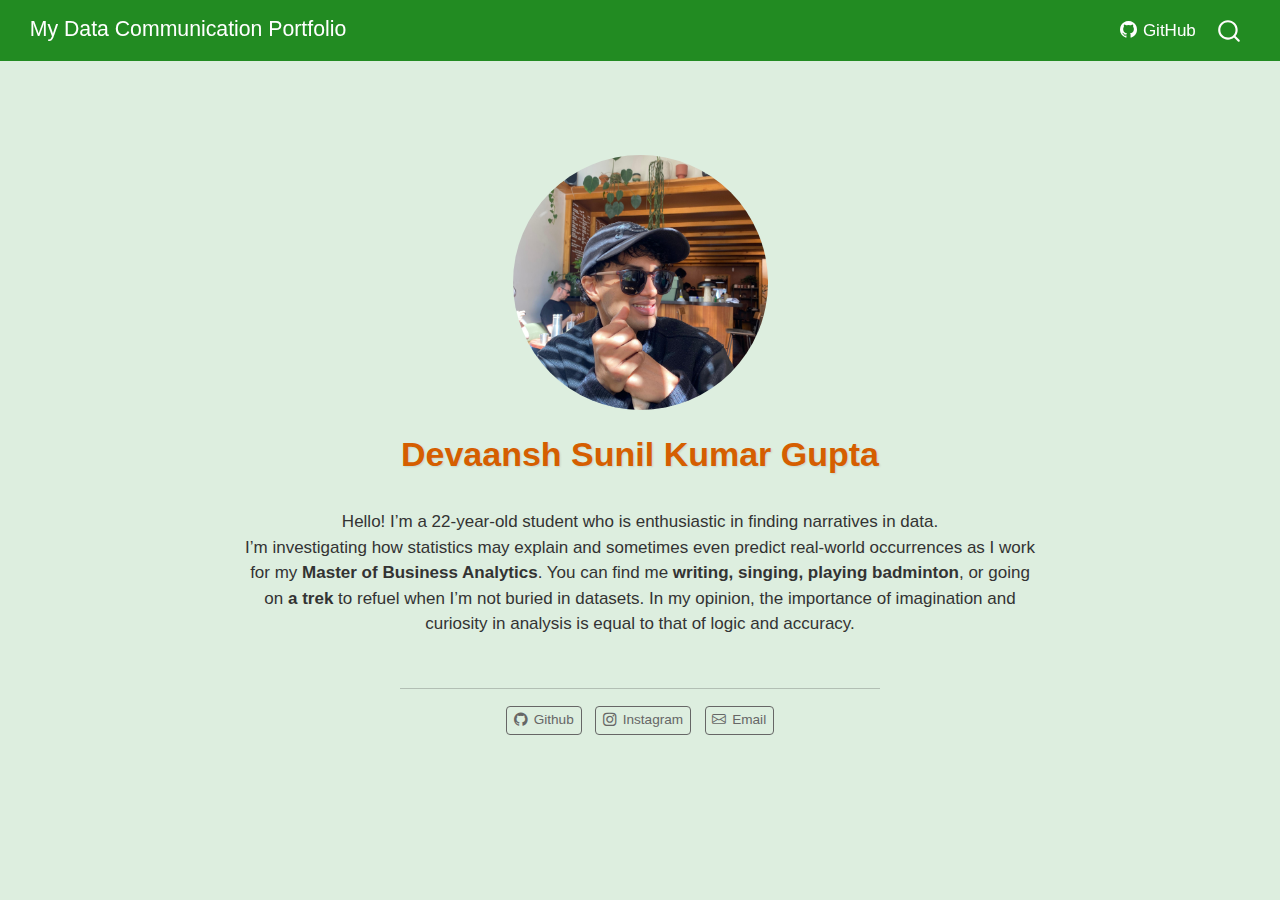
<file: docs/index.html>
<html xmlns="http://www.w3.org/1999/xhtml">    
  <head>      
    <title>Redirect to about.html</title>      
    <meta http-equiv="refresh" content="0;URL='about.html'" />    
  </head>    
  <body> 
  </body>  
</html>
</file>
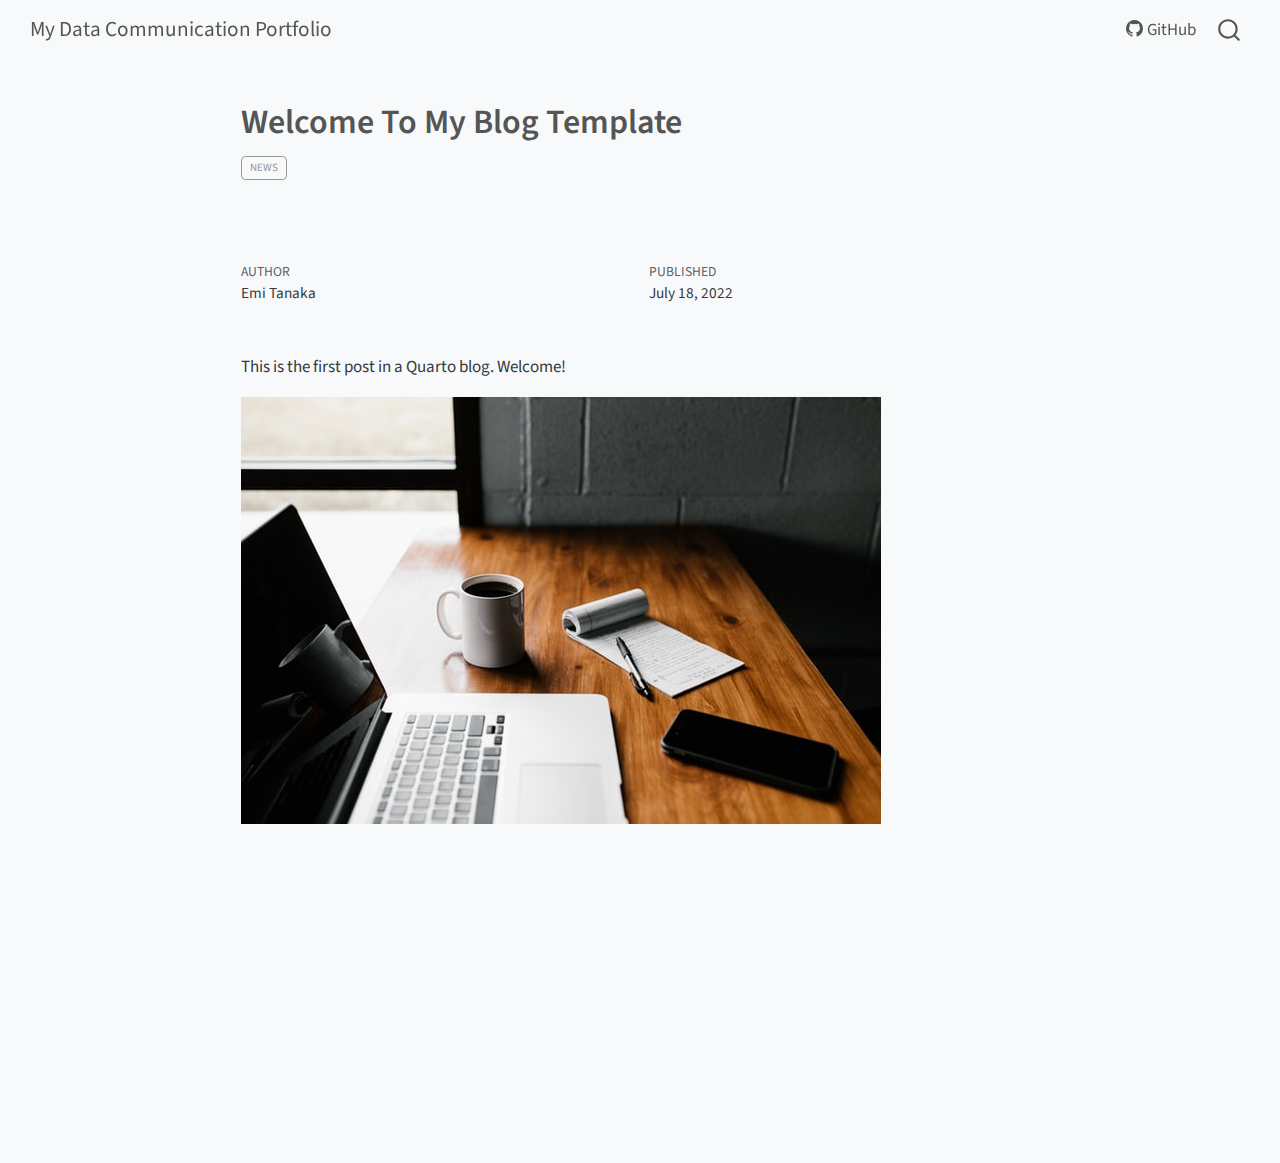
<file: docs/posts/welcome/index.html>
<!DOCTYPE html>
<html xmlns="http://www.w3.org/1999/xhtml" lang="en" xml:lang="en"><head>

<meta charset="utf-8">
<meta name="generator" content="quarto-1.6.42">

<meta name="viewport" content="width=device-width, initial-scale=1.0, user-scalable=yes">

<meta name="author" content="Emi Tanaka">
<meta name="dcterms.date" content="2022-07-18">

<title>Welcome To My Blog Template – My Data Communication Portfolio</title>
<style>
code{white-space: pre-wrap;}
span.smallcaps{font-variant: small-caps;}
div.columns{display: flex; gap: min(4vw, 1.5em);}
div.column{flex: auto; overflow-x: auto;}
div.hanging-indent{margin-left: 1.5em; text-indent: -1.5em;}
ul.task-list{list-style: none;}
ul.task-list li input[type="checkbox"] {
  width: 0.8em;
  margin: 0 0.8em 0.2em -1em; /* quarto-specific, see https://github.com/quarto-dev/quarto-cli/issues/4556 */ 
  vertical-align: middle;
}
</style>


<script src="../../site_libs/quarto-nav/quarto-nav.js"></script>
<script src="../../site_libs/quarto-nav/headroom.min.js"></script>
<script src="../../site_libs/clipboard/clipboard.min.js"></script>
<script src="../../site_libs/quarto-search/autocomplete.umd.js"></script>
<script src="../../site_libs/quarto-search/fuse.min.js"></script>
<script src="../../site_libs/quarto-search/quarto-search.js"></script>
<meta name="quarto:offset" content="../../">
<script src="../../site_libs/quarto-html/quarto.js"></script>
<script src="../../site_libs/quarto-html/popper.min.js"></script>
<script src="../../site_libs/quarto-html/tippy.umd.min.js"></script>
<script src="../../site_libs/quarto-html/anchor.min.js"></script>
<link href="../../site_libs/quarto-html/tippy.css" rel="stylesheet">
<link href="../../site_libs/quarto-html/quarto-syntax-highlighting-2f5df379a58b258e96c21c0638c20c03.css" rel="stylesheet" id="quarto-text-highlighting-styles">
<script src="../../site_libs/bootstrap/bootstrap.min.js"></script>
<link href="../../site_libs/bootstrap/bootstrap-icons.css" rel="stylesheet">
<link href="../../site_libs/bootstrap/bootstrap-5142acfc57a7dd8616e2f4474093ddff.min.css" rel="stylesheet" append-hash="true" id="quarto-bootstrap" data-mode="light">
<script id="quarto-search-options" type="application/json">{
  "location": "navbar",
  "copy-button": false,
  "collapse-after": 3,
  "panel-placement": "end",
  "type": "overlay",
  "limit": 50,
  "keyboard-shortcut": [
    "f",
    "/",
    "s"
  ],
  "show-item-context": false,
  "language": {
    "search-no-results-text": "No results",
    "search-matching-documents-text": "matching documents",
    "search-copy-link-title": "Copy link to search",
    "search-hide-matches-text": "Hide additional matches",
    "search-more-match-text": "more match in this document",
    "search-more-matches-text": "more matches in this document",
    "search-clear-button-title": "Clear",
    "search-text-placeholder": "",
    "search-detached-cancel-button-title": "Cancel",
    "search-submit-button-title": "Submit",
    "search-label": "Search"
  }
}</script>


</head>

<body class="nav-fixed fullcontent">

<div id="quarto-search-results"></div>
  <header id="quarto-header" class="headroom fixed-top quarto-banner">
    <nav class="navbar navbar-expand-lg " data-bs-theme="dark">
      <div class="navbar-container container-fluid">
      <div class="navbar-brand-container mx-auto">
    <a class="navbar-brand" href="../../index.html">
    <span class="navbar-title">My Data Communication Portfolio</span>
    </a>
  </div>
            <div id="quarto-search" class="" title="Search"></div>
          <button class="navbar-toggler" type="button" data-bs-toggle="collapse" data-bs-target="#navbarCollapse" aria-controls="navbarCollapse" role="menu" aria-expanded="false" aria-label="Toggle navigation" onclick="if (window.quartoToggleHeadroom) { window.quartoToggleHeadroom(); }">
  <span class="navbar-toggler-icon"></span>
</button>
          <div class="collapse navbar-collapse" id="navbarCollapse">
            <ul class="navbar-nav navbar-nav-scroll ms-auto">
  <li class="nav-item">
    <a class="nav-link" href="https://github.com/ETC5523-2025/assignment-3-creating-a-blog-Devaansh-ops"> <i class="bi bi-github" role="img">
</i> 
<span class="menu-text">GitHub</span></a>
  </li>  
</ul>
          </div> <!-- /navcollapse -->
            <div class="quarto-navbar-tools">
</div>
      </div> <!-- /container-fluid -->
    </nav>
</header>
<!-- content -->
<header id="title-block-header" class="quarto-title-block default page-columns page-full">
  <div class="quarto-title-banner page-columns page-full">
    <div class="quarto-title column-body">
      <h1 class="title">Welcome To My Blog Template</h1>
                                <div class="quarto-categories">
                <div class="quarto-category">news</div>
              </div>
                  </div>
  </div>
    
  
  <div class="quarto-title-meta">

      <div>
      <div class="quarto-title-meta-heading">Author</div>
      <div class="quarto-title-meta-contents">
               <p>Emi Tanaka </p>
            </div>
    </div>
      
      <div>
      <div class="quarto-title-meta-heading">Published</div>
      <div class="quarto-title-meta-contents">
        <p class="date">July 18, 2022</p>
      </div>
    </div>
    
      
    </div>
    
  
  </header><div id="quarto-content" class="quarto-container page-columns page-rows-contents page-layout-article page-navbar">
<!-- sidebar -->
<!-- margin-sidebar -->
    
<!-- main -->
<main class="content quarto-banner-title-block" id="quarto-document-content">





<p>This is the first post in a Quarto blog. Welcome!</p>
<p><img src="thumbnail.jpg" class="img-fluid"></p>



</main> <!-- /main -->
<script id="quarto-html-after-body" type="application/javascript">
window.document.addEventListener("DOMContentLoaded", function (event) {
  const toggleBodyColorMode = (bsSheetEl) => {
    const mode = bsSheetEl.getAttribute("data-mode");
    const bodyEl = window.document.querySelector("body");
    if (mode === "dark") {
      bodyEl.classList.add("quarto-dark");
      bodyEl.classList.remove("quarto-light");
    } else {
      bodyEl.classList.add("quarto-light");
      bodyEl.classList.remove("quarto-dark");
    }
  }
  const toggleBodyColorPrimary = () => {
    const bsSheetEl = window.document.querySelector("link#quarto-bootstrap");
    if (bsSheetEl) {
      toggleBodyColorMode(bsSheetEl);
    }
  }
  toggleBodyColorPrimary();  
  const icon = "";
  const anchorJS = new window.AnchorJS();
  anchorJS.options = {
    placement: 'right',
    icon: icon
  };
  anchorJS.add('.anchored');
  const isCodeAnnotation = (el) => {
    for (const clz of el.classList) {
      if (clz.startsWith('code-annotation-')) {                     
        return true;
      }
    }
    return false;
  }
  const onCopySuccess = function(e) {
    // button target
    const button = e.trigger;
    // don't keep focus
    button.blur();
    // flash "checked"
    button.classList.add('code-copy-button-checked');
    var currentTitle = button.getAttribute("title");
    button.setAttribute("title", "Copied!");
    let tooltip;
    if (window.bootstrap) {
      button.setAttribute("data-bs-toggle", "tooltip");
      button.setAttribute("data-bs-placement", "left");
      button.setAttribute("data-bs-title", "Copied!");
      tooltip = new bootstrap.Tooltip(button, 
        { trigger: "manual", 
          customClass: "code-copy-button-tooltip",
          offset: [0, -8]});
      tooltip.show();    
    }
    setTimeout(function() {
      if (tooltip) {
        tooltip.hide();
        button.removeAttribute("data-bs-title");
        button.removeAttribute("data-bs-toggle");
        button.removeAttribute("data-bs-placement");
      }
      button.setAttribute("title", currentTitle);
      button.classList.remove('code-copy-button-checked');
    }, 1000);
    // clear code selection
    e.clearSelection();
  }
  const getTextToCopy = function(trigger) {
      const codeEl = trigger.previousElementSibling.cloneNode(true);
      for (const childEl of codeEl.children) {
        if (isCodeAnnotation(childEl)) {
          childEl.remove();
        }
      }
      return codeEl.innerText;
  }
  const clipboard = new window.ClipboardJS('.code-copy-button:not([data-in-quarto-modal])', {
    text: getTextToCopy
  });
  clipboard.on('success', onCopySuccess);
  if (window.document.getElementById('quarto-embedded-source-code-modal')) {
    const clipboardModal = new window.ClipboardJS('.code-copy-button[data-in-quarto-modal]', {
      text: getTextToCopy,
      container: window.document.getElementById('quarto-embedded-source-code-modal')
    });
    clipboardModal.on('success', onCopySuccess);
  }
    var localhostRegex = new RegExp(/^(?:http|https):\/\/localhost\:?[0-9]*\//);
    var mailtoRegex = new RegExp(/^mailto:/);
      var filterRegex = new RegExp('/' + window.location.host + '/');
    var isInternal = (href) => {
        return filterRegex.test(href) || localhostRegex.test(href) || mailtoRegex.test(href);
    }
    // Inspect non-navigation links and adorn them if external
 	var links = window.document.querySelectorAll('a[href]:not(.nav-link):not(.navbar-brand):not(.toc-action):not(.sidebar-link):not(.sidebar-item-toggle):not(.pagination-link):not(.no-external):not([aria-hidden]):not(.dropdown-item):not(.quarto-navigation-tool):not(.about-link)');
    for (var i=0; i<links.length; i++) {
      const link = links[i];
      if (!isInternal(link.href)) {
        // undo the damage that might have been done by quarto-nav.js in the case of
        // links that we want to consider external
        if (link.dataset.originalHref !== undefined) {
          link.href = link.dataset.originalHref;
        }
      }
    }
  function tippyHover(el, contentFn, onTriggerFn, onUntriggerFn) {
    const config = {
      allowHTML: true,
      maxWidth: 500,
      delay: 100,
      arrow: false,
      appendTo: function(el) {
          return el.parentElement;
      },
      interactive: true,
      interactiveBorder: 10,
      theme: 'quarto',
      placement: 'bottom-start',
    };
    if (contentFn) {
      config.content = contentFn;
    }
    if (onTriggerFn) {
      config.onTrigger = onTriggerFn;
    }
    if (onUntriggerFn) {
      config.onUntrigger = onUntriggerFn;
    }
    window.tippy(el, config); 
  }
  const noterefs = window.document.querySelectorAll('a[role="doc-noteref"]');
  for (var i=0; i<noterefs.length; i++) {
    const ref = noterefs[i];
    tippyHover(ref, function() {
      // use id or data attribute instead here
      let href = ref.getAttribute('data-footnote-href') || ref.getAttribute('href');
      try { href = new URL(href).hash; } catch {}
      const id = href.replace(/^#\/?/, "");
      const note = window.document.getElementById(id);
      if (note) {
        return note.innerHTML;
      } else {
        return "";
      }
    });
  }
  const xrefs = window.document.querySelectorAll('a.quarto-xref');
  const processXRef = (id, note) => {
    // Strip column container classes
    const stripColumnClz = (el) => {
      el.classList.remove("page-full", "page-columns");
      if (el.children) {
        for (const child of el.children) {
          stripColumnClz(child);
        }
      }
    }
    stripColumnClz(note)
    if (id === null || id.startsWith('sec-')) {
      // Special case sections, only their first couple elements
      const container = document.createElement("div");
      if (note.children && note.children.length > 2) {
        container.appendChild(note.children[0].cloneNode(true));
        for (let i = 1; i < note.children.length; i++) {
          const child = note.children[i];
          if (child.tagName === "P" && child.innerText === "") {
            continue;
          } else {
            container.appendChild(child.cloneNode(true));
            break;
          }
        }
        if (window.Quarto?.typesetMath) {
          window.Quarto.typesetMath(container);
        }
        return container.innerHTML
      } else {
        if (window.Quarto?.typesetMath) {
          window.Quarto.typesetMath(note);
        }
        return note.innerHTML;
      }
    } else {
      // Remove any anchor links if they are present
      const anchorLink = note.querySelector('a.anchorjs-link');
      if (anchorLink) {
        anchorLink.remove();
      }
      if (window.Quarto?.typesetMath) {
        window.Quarto.typesetMath(note);
      }
      if (note.classList.contains("callout")) {
        return note.outerHTML;
      } else {
        return note.innerHTML;
      }
    }
  }
  for (var i=0; i<xrefs.length; i++) {
    const xref = xrefs[i];
    tippyHover(xref, undefined, function(instance) {
      instance.disable();
      let url = xref.getAttribute('href');
      let hash = undefined; 
      if (url.startsWith('#')) {
        hash = url;
      } else {
        try { hash = new URL(url).hash; } catch {}
      }
      if (hash) {
        const id = hash.replace(/^#\/?/, "");
        const note = window.document.getElementById(id);
        if (note !== null) {
          try {
            const html = processXRef(id, note.cloneNode(true));
            instance.setContent(html);
          } finally {
            instance.enable();
            instance.show();
          }
        } else {
          // See if we can fetch this
          fetch(url.split('#')[0])
          .then(res => res.text())
          .then(html => {
            const parser = new DOMParser();
            const htmlDoc = parser.parseFromString(html, "text/html");
            const note = htmlDoc.getElementById(id);
            if (note !== null) {
              const html = processXRef(id, note);
              instance.setContent(html);
            } 
          }).finally(() => {
            instance.enable();
            instance.show();
          });
        }
      } else {
        // See if we can fetch a full url (with no hash to target)
        // This is a special case and we should probably do some content thinning / targeting
        fetch(url)
        .then(res => res.text())
        .then(html => {
          const parser = new DOMParser();
          const htmlDoc = parser.parseFromString(html, "text/html");
          const note = htmlDoc.querySelector('main.content');
          if (note !== null) {
            // This should only happen for chapter cross references
            // (since there is no id in the URL)
            // remove the first header
            if (note.children.length > 0 && note.children[0].tagName === "HEADER") {
              note.children[0].remove();
            }
            const html = processXRef(null, note);
            instance.setContent(html);
          } 
        }).finally(() => {
          instance.enable();
          instance.show();
        });
      }
    }, function(instance) {
    });
  }
      let selectedAnnoteEl;
      const selectorForAnnotation = ( cell, annotation) => {
        let cellAttr = 'data-code-cell="' + cell + '"';
        let lineAttr = 'data-code-annotation="' +  annotation + '"';
        const selector = 'span[' + cellAttr + '][' + lineAttr + ']';
        return selector;
      }
      const selectCodeLines = (annoteEl) => {
        const doc = window.document;
        const targetCell = annoteEl.getAttribute("data-target-cell");
        const targetAnnotation = annoteEl.getAttribute("data-target-annotation");
        const annoteSpan = window.document.querySelector(selectorForAnnotation(targetCell, targetAnnotation));
        const lines = annoteSpan.getAttribute("data-code-lines").split(",");
        const lineIds = lines.map((line) => {
          return targetCell + "-" + line;
        })
        let top = null;
        let height = null;
        let parent = null;
        if (lineIds.length > 0) {
            //compute the position of the single el (top and bottom and make a div)
            const el = window.document.getElementById(lineIds[0]);
            top = el.offsetTop;
            height = el.offsetHeight;
            parent = el.parentElement.parentElement;
          if (lineIds.length > 1) {
            const lastEl = window.document.getElementById(lineIds[lineIds.length - 1]);
            const bottom = lastEl.offsetTop + lastEl.offsetHeight;
            height = bottom - top;
          }
          if (top !== null && height !== null && parent !== null) {
            // cook up a div (if necessary) and position it 
            let div = window.document.getElementById("code-annotation-line-highlight");
            if (div === null) {
              div = window.document.createElement("div");
              div.setAttribute("id", "code-annotation-line-highlight");
              div.style.position = 'absolute';
              parent.appendChild(div);
            }
            div.style.top = top - 2 + "px";
            div.style.height = height + 4 + "px";
            div.style.left = 0;
            let gutterDiv = window.document.getElementById("code-annotation-line-highlight-gutter");
            if (gutterDiv === null) {
              gutterDiv = window.document.createElement("div");
              gutterDiv.setAttribute("id", "code-annotation-line-highlight-gutter");
              gutterDiv.style.position = 'absolute';
              const codeCell = window.document.getElementById(targetCell);
              const gutter = codeCell.querySelector('.code-annotation-gutter');
              gutter.appendChild(gutterDiv);
            }
            gutterDiv.style.top = top - 2 + "px";
            gutterDiv.style.height = height + 4 + "px";
          }
          selectedAnnoteEl = annoteEl;
        }
      };
      const unselectCodeLines = () => {
        const elementsIds = ["code-annotation-line-highlight", "code-annotation-line-highlight-gutter"];
        elementsIds.forEach((elId) => {
          const div = window.document.getElementById(elId);
          if (div) {
            div.remove();
          }
        });
        selectedAnnoteEl = undefined;
      };
        // Handle positioning of the toggle
    window.addEventListener(
      "resize",
      throttle(() => {
        elRect = undefined;
        if (selectedAnnoteEl) {
          selectCodeLines(selectedAnnoteEl);
        }
      }, 10)
    );
    function throttle(fn, ms) {
    let throttle = false;
    let timer;
      return (...args) => {
        if(!throttle) { // first call gets through
            fn.apply(this, args);
            throttle = true;
        } else { // all the others get throttled
            if(timer) clearTimeout(timer); // cancel #2
            timer = setTimeout(() => {
              fn.apply(this, args);
              timer = throttle = false;
            }, ms);
        }
      };
    }
      // Attach click handler to the DT
      const annoteDls = window.document.querySelectorAll('dt[data-target-cell]');
      for (const annoteDlNode of annoteDls) {
        annoteDlNode.addEventListener('click', (event) => {
          const clickedEl = event.target;
          if (clickedEl !== selectedAnnoteEl) {
            unselectCodeLines();
            const activeEl = window.document.querySelector('dt[data-target-cell].code-annotation-active');
            if (activeEl) {
              activeEl.classList.remove('code-annotation-active');
            }
            selectCodeLines(clickedEl);
            clickedEl.classList.add('code-annotation-active');
          } else {
            // Unselect the line
            unselectCodeLines();
            clickedEl.classList.remove('code-annotation-active');
          }
        });
      }
  const findCites = (el) => {
    const parentEl = el.parentElement;
    if (parentEl) {
      const cites = parentEl.dataset.cites;
      if (cites) {
        return {
          el,
          cites: cites.split(' ')
        };
      } else {
        return findCites(el.parentElement)
      }
    } else {
      return undefined;
    }
  };
  var bibliorefs = window.document.querySelectorAll('a[role="doc-biblioref"]');
  for (var i=0; i<bibliorefs.length; i++) {
    const ref = bibliorefs[i];
    const citeInfo = findCites(ref);
    if (citeInfo) {
      tippyHover(citeInfo.el, function() {
        var popup = window.document.createElement('div');
        citeInfo.cites.forEach(function(cite) {
          var citeDiv = window.document.createElement('div');
          citeDiv.classList.add('hanging-indent');
          citeDiv.classList.add('csl-entry');
          var biblioDiv = window.document.getElementById('ref-' + cite);
          if (biblioDiv) {
            citeDiv.innerHTML = biblioDiv.innerHTML;
          }
          popup.appendChild(citeDiv);
        });
        return popup.innerHTML;
      });
    }
  }
});
</script>
</div> <!-- /content -->




</body></html>
</file>
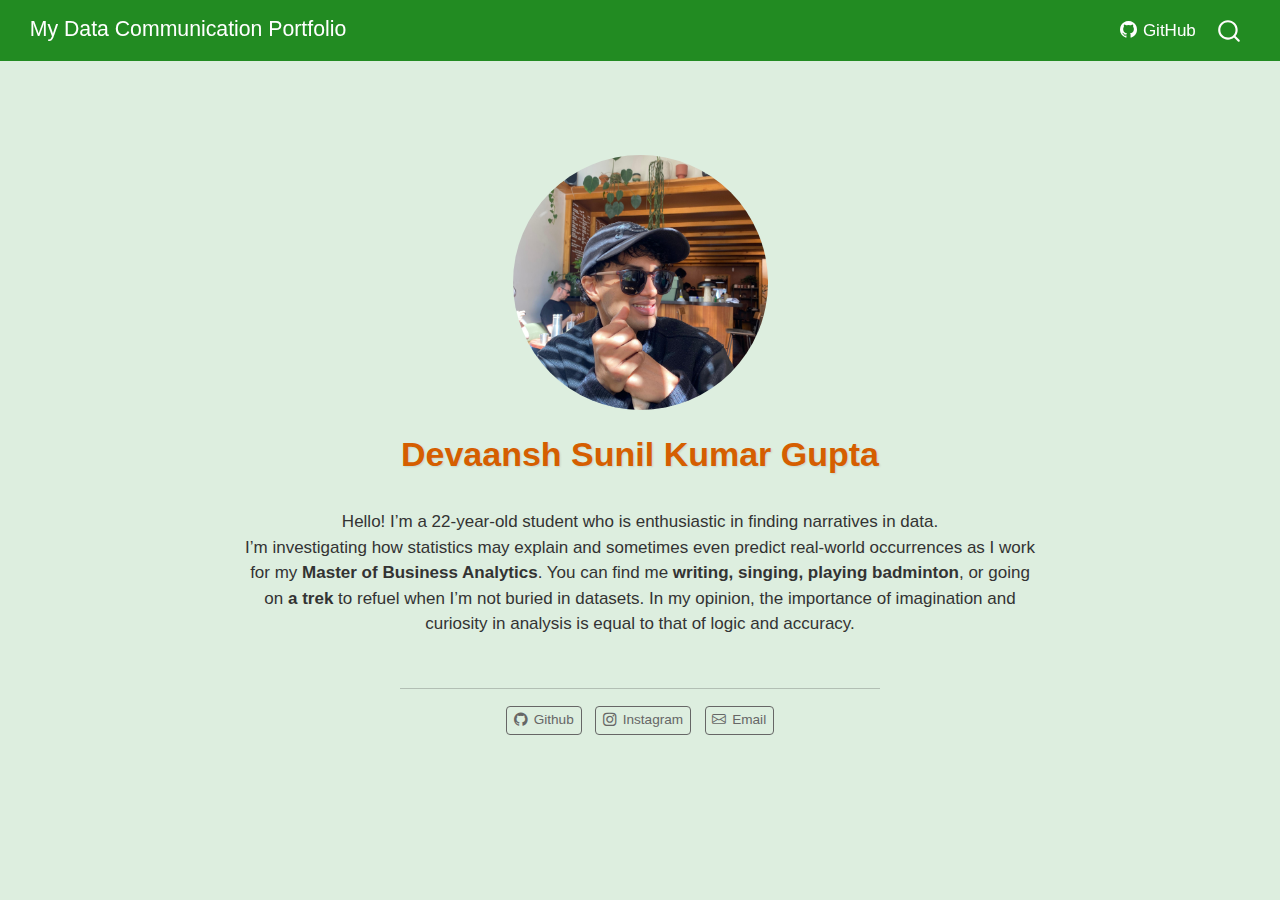
<file: docs/about.html>
<!DOCTYPE html>
<html xmlns="http://www.w3.org/1999/xhtml" lang="en" xml:lang="en"><head>

<meta charset="utf-8">
<meta name="generator" content="quarto-1.6.42">

<meta name="viewport" content="width=device-width, initial-scale=1.0, user-scalable=yes">


<title>Devaansh Sunil Kumar Gupta – My Data Communication Portfolio</title>
<style>
code{white-space: pre-wrap;}
span.smallcaps{font-variant: small-caps;}
div.columns{display: flex; gap: min(4vw, 1.5em);}
div.column{flex: auto; overflow-x: auto;}
div.hanging-indent{margin-left: 1.5em; text-indent: -1.5em;}
ul.task-list{list-style: none;}
ul.task-list li input[type="checkbox"] {
  width: 0.8em;
  margin: 0 0.8em 0.2em -1em; /* quarto-specific, see https://github.com/quarto-dev/quarto-cli/issues/4556 */ 
  vertical-align: middle;
}
</style>


<script src="site_libs/quarto-nav/quarto-nav.js"></script>
<script src="site_libs/quarto-nav/headroom.min.js"></script>
<script src="site_libs/clipboard/clipboard.min.js"></script>
<script src="site_libs/quarto-search/autocomplete.umd.js"></script>
<script src="site_libs/quarto-search/fuse.min.js"></script>
<script src="site_libs/quarto-search/quarto-search.js"></script>
<meta name="quarto:offset" content="./">
<script src="site_libs/quarto-html/quarto.js"></script>
<script src="site_libs/quarto-html/popper.min.js"></script>
<script src="site_libs/quarto-html/tippy.umd.min.js"></script>
<link href="site_libs/quarto-html/tippy.css" rel="stylesheet">
<link href="site_libs/quarto-html/quarto-syntax-highlighting-2f5df379a58b258e96c21c0638c20c03.css" rel="stylesheet" id="quarto-text-highlighting-styles">
<script src="site_libs/bootstrap/bootstrap.min.js"></script>
<link href="site_libs/bootstrap/bootstrap-icons.css" rel="stylesheet">
<link href="site_libs/bootstrap/bootstrap-6086d37b809d56721455536c56143ef9.min.css" rel="stylesheet" append-hash="true" id="quarto-bootstrap" data-mode="light">
<script id="quarto-search-options" type="application/json">{
  "location": "navbar",
  "copy-button": false,
  "collapse-after": 3,
  "panel-placement": "end",
  "type": "overlay",
  "limit": 50,
  "keyboard-shortcut": [
    "f",
    "/",
    "s"
  ],
  "show-item-context": false,
  "language": {
    "search-no-results-text": "No results",
    "search-matching-documents-text": "matching documents",
    "search-copy-link-title": "Copy link to search",
    "search-hide-matches-text": "Hide additional matches",
    "search-more-match-text": "more match in this document",
    "search-more-matches-text": "more matches in this document",
    "search-clear-button-title": "Clear",
    "search-text-placeholder": "",
    "search-detached-cancel-button-title": "Cancel",
    "search-submit-button-title": "Submit",
    "search-label": "Search"
  }
}</script>


</head>

<body class="nav-fixed fullcontent">

<div id="quarto-search-results"></div>
  <header id="quarto-header" class="headroom fixed-top">
    <nav class="navbar navbar-expand-lg " data-bs-theme="dark">
      <div class="navbar-container container-fluid">
      <div class="navbar-brand-container mx-auto">
    <a class="navbar-brand" href="./index.html">
    <span class="navbar-title">My Data Communication Portfolio</span>
    </a>
  </div>
            <div id="quarto-search" class="" title="Search"></div>
          <button class="navbar-toggler" type="button" data-bs-toggle="collapse" data-bs-target="#navbarCollapse" aria-controls="navbarCollapse" role="menu" aria-expanded="false" aria-label="Toggle navigation" onclick="if (window.quartoToggleHeadroom) { window.quartoToggleHeadroom(); }">
  <span class="navbar-toggler-icon"></span>
</button>
          <div class="collapse navbar-collapse" id="navbarCollapse">
            <ul class="navbar-nav navbar-nav-scroll ms-auto">
  <li class="nav-item">
    <a class="nav-link" href="https://github.com/ETC5523-2025/assignment-3-creating-a-blog-Devaansh-ops"> <i class="bi bi-github" role="img">
</i> 
<span class="menu-text">GitHub</span></a>
  </li>  
</ul>
          </div> <!-- /navcollapse -->
            <div class="quarto-navbar-tools">
</div>
      </div> <!-- /container-fluid -->
    </nav>
</header>
<!-- content -->
<div id="quarto-content" class="quarto-container page-columns page-rows-contents page-layout-article page-navbar">
<!-- sidebar -->
<!-- margin-sidebar -->
    
<!-- main -->
<div class="quarto-about-jolla">
  <img src="Images/myself.jpeg" class="about-image
  round " style="height: 15em; width: 15em;">
 <header id="title-block-header" class="quarto-title-block default">
<div class="quarto-title">
<h1 class="title">Devaansh Sunil Kumar Gupta</h1>
</div>
<div class="quarto-title-meta">
  </div>
</header><main class="content" id="quarto-document-content">
<p>Hello! I’m a 22-year-old student who is enthusiastic in finding narratives in data.<br>
I’m investigating how statistics may explain and sometimes even predict real-world occurrences as I work for my <strong>Master of Business Analytics</strong>. You can find me <strong>writing, singing, playing badminton</strong>, or going on <strong>a trek</strong> to refuel when I’m not buried in datasets. In my opinion, the importance of imagination and curiosity in analysis is equal to that of logic and accuracy.</p>


</main> 
  <hr class="about-sep">
   <div class="about-links">
  <a href="https://github.com/etc5523-2022" class="about-link" rel="" target="">
    <i class="bi bi-github"></i>
     <span class="about-link-text">Github</span>
  </a>
  <a href="https://www.instagram.com/devaansh_1102" class="about-link" rel="" target="">
    <i class="bi bi-instagram"></i>
     <span class="about-link-text">Instagram</span>
  </a>
  <a href="mailto:dgup0007@student.monash.edu" class="about-link" rel="" target="">
    <i class="bi bi-envelope"></i>
     <span class="about-link-text">Email</span>
  </a>
</div>
</div>
 <!-- /main -->
<script id="quarto-html-after-body" type="application/javascript">
window.document.addEventListener("DOMContentLoaded", function (event) {
  const toggleBodyColorMode = (bsSheetEl) => {
    const mode = bsSheetEl.getAttribute("data-mode");
    const bodyEl = window.document.querySelector("body");
    if (mode === "dark") {
      bodyEl.classList.add("quarto-dark");
      bodyEl.classList.remove("quarto-light");
    } else {
      bodyEl.classList.add("quarto-light");
      bodyEl.classList.remove("quarto-dark");
    }
  }
  const toggleBodyColorPrimary = () => {
    const bsSheetEl = window.document.querySelector("link#quarto-bootstrap");
    if (bsSheetEl) {
      toggleBodyColorMode(bsSheetEl);
    }
  }
  toggleBodyColorPrimary();  
  const isCodeAnnotation = (el) => {
    for (const clz of el.classList) {
      if (clz.startsWith('code-annotation-')) {                     
        return true;
      }
    }
    return false;
  }
  const onCopySuccess = function(e) {
    // button target
    const button = e.trigger;
    // don't keep focus
    button.blur();
    // flash "checked"
    button.classList.add('code-copy-button-checked');
    var currentTitle = button.getAttribute("title");
    button.setAttribute("title", "Copied!");
    let tooltip;
    if (window.bootstrap) {
      button.setAttribute("data-bs-toggle", "tooltip");
      button.setAttribute("data-bs-placement", "left");
      button.setAttribute("data-bs-title", "Copied!");
      tooltip = new bootstrap.Tooltip(button, 
        { trigger: "manual", 
          customClass: "code-copy-button-tooltip",
          offset: [0, -8]});
      tooltip.show();    
    }
    setTimeout(function() {
      if (tooltip) {
        tooltip.hide();
        button.removeAttribute("data-bs-title");
        button.removeAttribute("data-bs-toggle");
        button.removeAttribute("data-bs-placement");
      }
      button.setAttribute("title", currentTitle);
      button.classList.remove('code-copy-button-checked');
    }, 1000);
    // clear code selection
    e.clearSelection();
  }
  const getTextToCopy = function(trigger) {
      const codeEl = trigger.previousElementSibling.cloneNode(true);
      for (const childEl of codeEl.children) {
        if (isCodeAnnotation(childEl)) {
          childEl.remove();
        }
      }
      return codeEl.innerText;
  }
  const clipboard = new window.ClipboardJS('.code-copy-button:not([data-in-quarto-modal])', {
    text: getTextToCopy
  });
  clipboard.on('success', onCopySuccess);
  if (window.document.getElementById('quarto-embedded-source-code-modal')) {
    const clipboardModal = new window.ClipboardJS('.code-copy-button[data-in-quarto-modal]', {
      text: getTextToCopy,
      container: window.document.getElementById('quarto-embedded-source-code-modal')
    });
    clipboardModal.on('success', onCopySuccess);
  }
    var localhostRegex = new RegExp(/^(?:http|https):\/\/localhost\:?[0-9]*\//);
    var mailtoRegex = new RegExp(/^mailto:/);
      var filterRegex = new RegExp('/' + window.location.host + '/');
    var isInternal = (href) => {
        return filterRegex.test(href) || localhostRegex.test(href) || mailtoRegex.test(href);
    }
    // Inspect non-navigation links and adorn them if external
 	var links = window.document.querySelectorAll('a[href]:not(.nav-link):not(.navbar-brand):not(.toc-action):not(.sidebar-link):not(.sidebar-item-toggle):not(.pagination-link):not(.no-external):not([aria-hidden]):not(.dropdown-item):not(.quarto-navigation-tool):not(.about-link)');
    for (var i=0; i<links.length; i++) {
      const link = links[i];
      if (!isInternal(link.href)) {
        // undo the damage that might have been done by quarto-nav.js in the case of
        // links that we want to consider external
        if (link.dataset.originalHref !== undefined) {
          link.href = link.dataset.originalHref;
        }
      }
    }
  function tippyHover(el, contentFn, onTriggerFn, onUntriggerFn) {
    const config = {
      allowHTML: true,
      maxWidth: 500,
      delay: 100,
      arrow: false,
      appendTo: function(el) {
          return el.parentElement;
      },
      interactive: true,
      interactiveBorder: 10,
      theme: 'quarto',
      placement: 'bottom-start',
    };
    if (contentFn) {
      config.content = contentFn;
    }
    if (onTriggerFn) {
      config.onTrigger = onTriggerFn;
    }
    if (onUntriggerFn) {
      config.onUntrigger = onUntriggerFn;
    }
    window.tippy(el, config); 
  }
  const noterefs = window.document.querySelectorAll('a[role="doc-noteref"]');
  for (var i=0; i<noterefs.length; i++) {
    const ref = noterefs[i];
    tippyHover(ref, function() {
      // use id or data attribute instead here
      let href = ref.getAttribute('data-footnote-href') || ref.getAttribute('href');
      try { href = new URL(href).hash; } catch {}
      const id = href.replace(/^#\/?/, "");
      const note = window.document.getElementById(id);
      if (note) {
        return note.innerHTML;
      } else {
        return "";
      }
    });
  }
  const xrefs = window.document.querySelectorAll('a.quarto-xref');
  const processXRef = (id, note) => {
    // Strip column container classes
    const stripColumnClz = (el) => {
      el.classList.remove("page-full", "page-columns");
      if (el.children) {
        for (const child of el.children) {
          stripColumnClz(child);
        }
      }
    }
    stripColumnClz(note)
    if (id === null || id.startsWith('sec-')) {
      // Special case sections, only their first couple elements
      const container = document.createElement("div");
      if (note.children && note.children.length > 2) {
        container.appendChild(note.children[0].cloneNode(true));
        for (let i = 1; i < note.children.length; i++) {
          const child = note.children[i];
          if (child.tagName === "P" && child.innerText === "") {
            continue;
          } else {
            container.appendChild(child.cloneNode(true));
            break;
          }
        }
        if (window.Quarto?.typesetMath) {
          window.Quarto.typesetMath(container);
        }
        return container.innerHTML
      } else {
        if (window.Quarto?.typesetMath) {
          window.Quarto.typesetMath(note);
        }
        return note.innerHTML;
      }
    } else {
      // Remove any anchor links if they are present
      const anchorLink = note.querySelector('a.anchorjs-link');
      if (anchorLink) {
        anchorLink.remove();
      }
      if (window.Quarto?.typesetMath) {
        window.Quarto.typesetMath(note);
      }
      if (note.classList.contains("callout")) {
        return note.outerHTML;
      } else {
        return note.innerHTML;
      }
    }
  }
  for (var i=0; i<xrefs.length; i++) {
    const xref = xrefs[i];
    tippyHover(xref, undefined, function(instance) {
      instance.disable();
      let url = xref.getAttribute('href');
      let hash = undefined; 
      if (url.startsWith('#')) {
        hash = url;
      } else {
        try { hash = new URL(url).hash; } catch {}
      }
      if (hash) {
        const id = hash.replace(/^#\/?/, "");
        const note = window.document.getElementById(id);
        if (note !== null) {
          try {
            const html = processXRef(id, note.cloneNode(true));
            instance.setContent(html);
          } finally {
            instance.enable();
            instance.show();
          }
        } else {
          // See if we can fetch this
          fetch(url.split('#')[0])
          .then(res => res.text())
          .then(html => {
            const parser = new DOMParser();
            const htmlDoc = parser.parseFromString(html, "text/html");
            const note = htmlDoc.getElementById(id);
            if (note !== null) {
              const html = processXRef(id, note);
              instance.setContent(html);
            } 
          }).finally(() => {
            instance.enable();
            instance.show();
          });
        }
      } else {
        // See if we can fetch a full url (with no hash to target)
        // This is a special case and we should probably do some content thinning / targeting
        fetch(url)
        .then(res => res.text())
        .then(html => {
          const parser = new DOMParser();
          const htmlDoc = parser.parseFromString(html, "text/html");
          const note = htmlDoc.querySelector('main.content');
          if (note !== null) {
            // This should only happen for chapter cross references
            // (since there is no id in the URL)
            // remove the first header
            if (note.children.length > 0 && note.children[0].tagName === "HEADER") {
              note.children[0].remove();
            }
            const html = processXRef(null, note);
            instance.setContent(html);
          } 
        }).finally(() => {
          instance.enable();
          instance.show();
        });
      }
    }, function(instance) {
    });
  }
      let selectedAnnoteEl;
      const selectorForAnnotation = ( cell, annotation) => {
        let cellAttr = 'data-code-cell="' + cell + '"';
        let lineAttr = 'data-code-annotation="' +  annotation + '"';
        const selector = 'span[' + cellAttr + '][' + lineAttr + ']';
        return selector;
      }
      const selectCodeLines = (annoteEl) => {
        const doc = window.document;
        const targetCell = annoteEl.getAttribute("data-target-cell");
        const targetAnnotation = annoteEl.getAttribute("data-target-annotation");
        const annoteSpan = window.document.querySelector(selectorForAnnotation(targetCell, targetAnnotation));
        const lines = annoteSpan.getAttribute("data-code-lines").split(",");
        const lineIds = lines.map((line) => {
          return targetCell + "-" + line;
        })
        let top = null;
        let height = null;
        let parent = null;
        if (lineIds.length > 0) {
            //compute the position of the single el (top and bottom and make a div)
            const el = window.document.getElementById(lineIds[0]);
            top = el.offsetTop;
            height = el.offsetHeight;
            parent = el.parentElement.parentElement;
          if (lineIds.length > 1) {
            const lastEl = window.document.getElementById(lineIds[lineIds.length - 1]);
            const bottom = lastEl.offsetTop + lastEl.offsetHeight;
            height = bottom - top;
          }
          if (top !== null && height !== null && parent !== null) {
            // cook up a div (if necessary) and position it 
            let div = window.document.getElementById("code-annotation-line-highlight");
            if (div === null) {
              div = window.document.createElement("div");
              div.setAttribute("id", "code-annotation-line-highlight");
              div.style.position = 'absolute';
              parent.appendChild(div);
            }
            div.style.top = top - 2 + "px";
            div.style.height = height + 4 + "px";
            div.style.left = 0;
            let gutterDiv = window.document.getElementById("code-annotation-line-highlight-gutter");
            if (gutterDiv === null) {
              gutterDiv = window.document.createElement("div");
              gutterDiv.setAttribute("id", "code-annotation-line-highlight-gutter");
              gutterDiv.style.position = 'absolute';
              const codeCell = window.document.getElementById(targetCell);
              const gutter = codeCell.querySelector('.code-annotation-gutter');
              gutter.appendChild(gutterDiv);
            }
            gutterDiv.style.top = top - 2 + "px";
            gutterDiv.style.height = height + 4 + "px";
          }
          selectedAnnoteEl = annoteEl;
        }
      };
      const unselectCodeLines = () => {
        const elementsIds = ["code-annotation-line-highlight", "code-annotation-line-highlight-gutter"];
        elementsIds.forEach((elId) => {
          const div = window.document.getElementById(elId);
          if (div) {
            div.remove();
          }
        });
        selectedAnnoteEl = undefined;
      };
        // Handle positioning of the toggle
    window.addEventListener(
      "resize",
      throttle(() => {
        elRect = undefined;
        if (selectedAnnoteEl) {
          selectCodeLines(selectedAnnoteEl);
        }
      }, 10)
    );
    function throttle(fn, ms) {
    let throttle = false;
    let timer;
      return (...args) => {
        if(!throttle) { // first call gets through
            fn.apply(this, args);
            throttle = true;
        } else { // all the others get throttled
            if(timer) clearTimeout(timer); // cancel #2
            timer = setTimeout(() => {
              fn.apply(this, args);
              timer = throttle = false;
            }, ms);
        }
      };
    }
      // Attach click handler to the DT
      const annoteDls = window.document.querySelectorAll('dt[data-target-cell]');
      for (const annoteDlNode of annoteDls) {
        annoteDlNode.addEventListener('click', (event) => {
          const clickedEl = event.target;
          if (clickedEl !== selectedAnnoteEl) {
            unselectCodeLines();
            const activeEl = window.document.querySelector('dt[data-target-cell].code-annotation-active');
            if (activeEl) {
              activeEl.classList.remove('code-annotation-active');
            }
            selectCodeLines(clickedEl);
            clickedEl.classList.add('code-annotation-active');
          } else {
            // Unselect the line
            unselectCodeLines();
            clickedEl.classList.remove('code-annotation-active');
          }
        });
      }
  const findCites = (el) => {
    const parentEl = el.parentElement;
    if (parentEl) {
      const cites = parentEl.dataset.cites;
      if (cites) {
        return {
          el,
          cites: cites.split(' ')
        };
      } else {
        return findCites(el.parentElement)
      }
    } else {
      return undefined;
    }
  };
  var bibliorefs = window.document.querySelectorAll('a[role="doc-biblioref"]');
  for (var i=0; i<bibliorefs.length; i++) {
    const ref = bibliorefs[i];
    const citeInfo = findCites(ref);
    if (citeInfo) {
      tippyHover(citeInfo.el, function() {
        var popup = window.document.createElement('div');
        citeInfo.cites.forEach(function(cite) {
          var citeDiv = window.document.createElement('div');
          citeDiv.classList.add('hanging-indent');
          citeDiv.classList.add('csl-entry');
          var biblioDiv = window.document.getElementById('ref-' + cite);
          if (biblioDiv) {
            citeDiv.innerHTML = biblioDiv.innerHTML;
          }
          popup.appendChild(citeDiv);
        });
        return popup.innerHTML;
      });
    }
  }
});
</script>
</div> <!-- /content -->




</body></html>
</file>
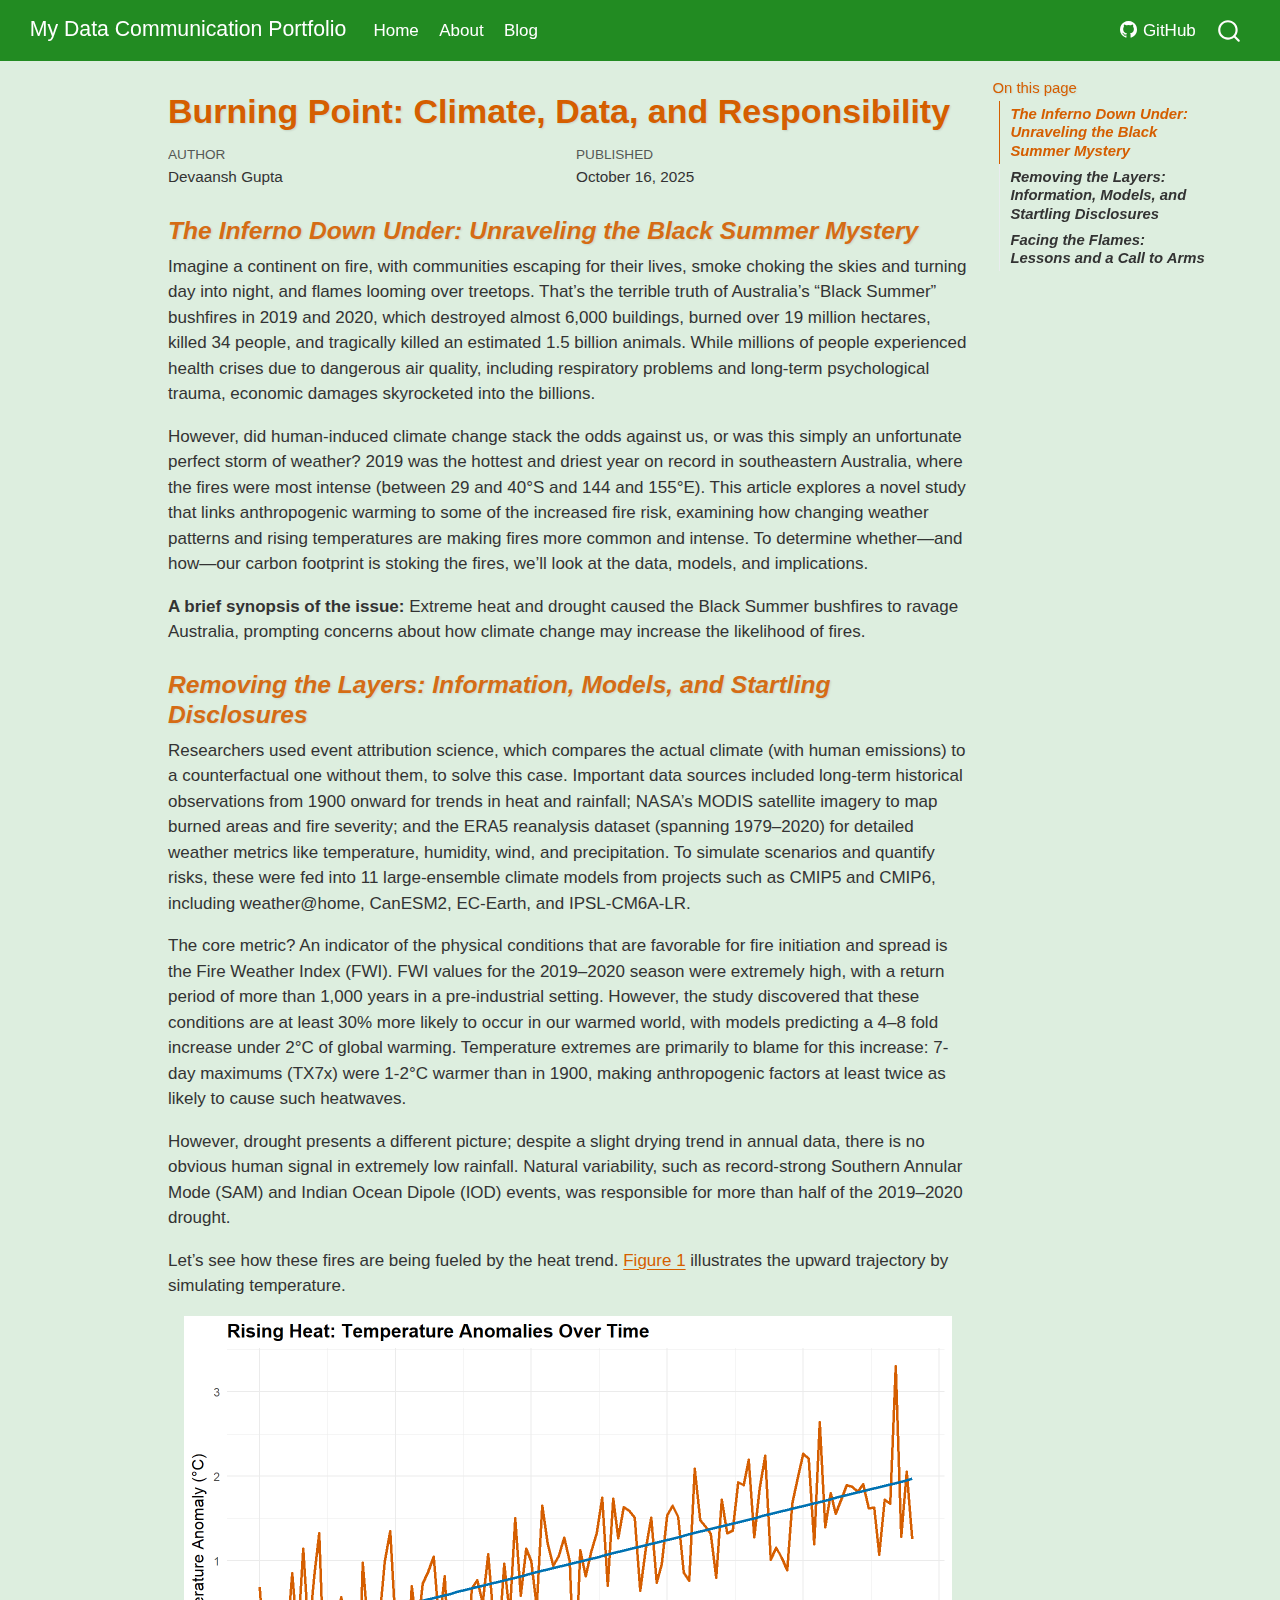
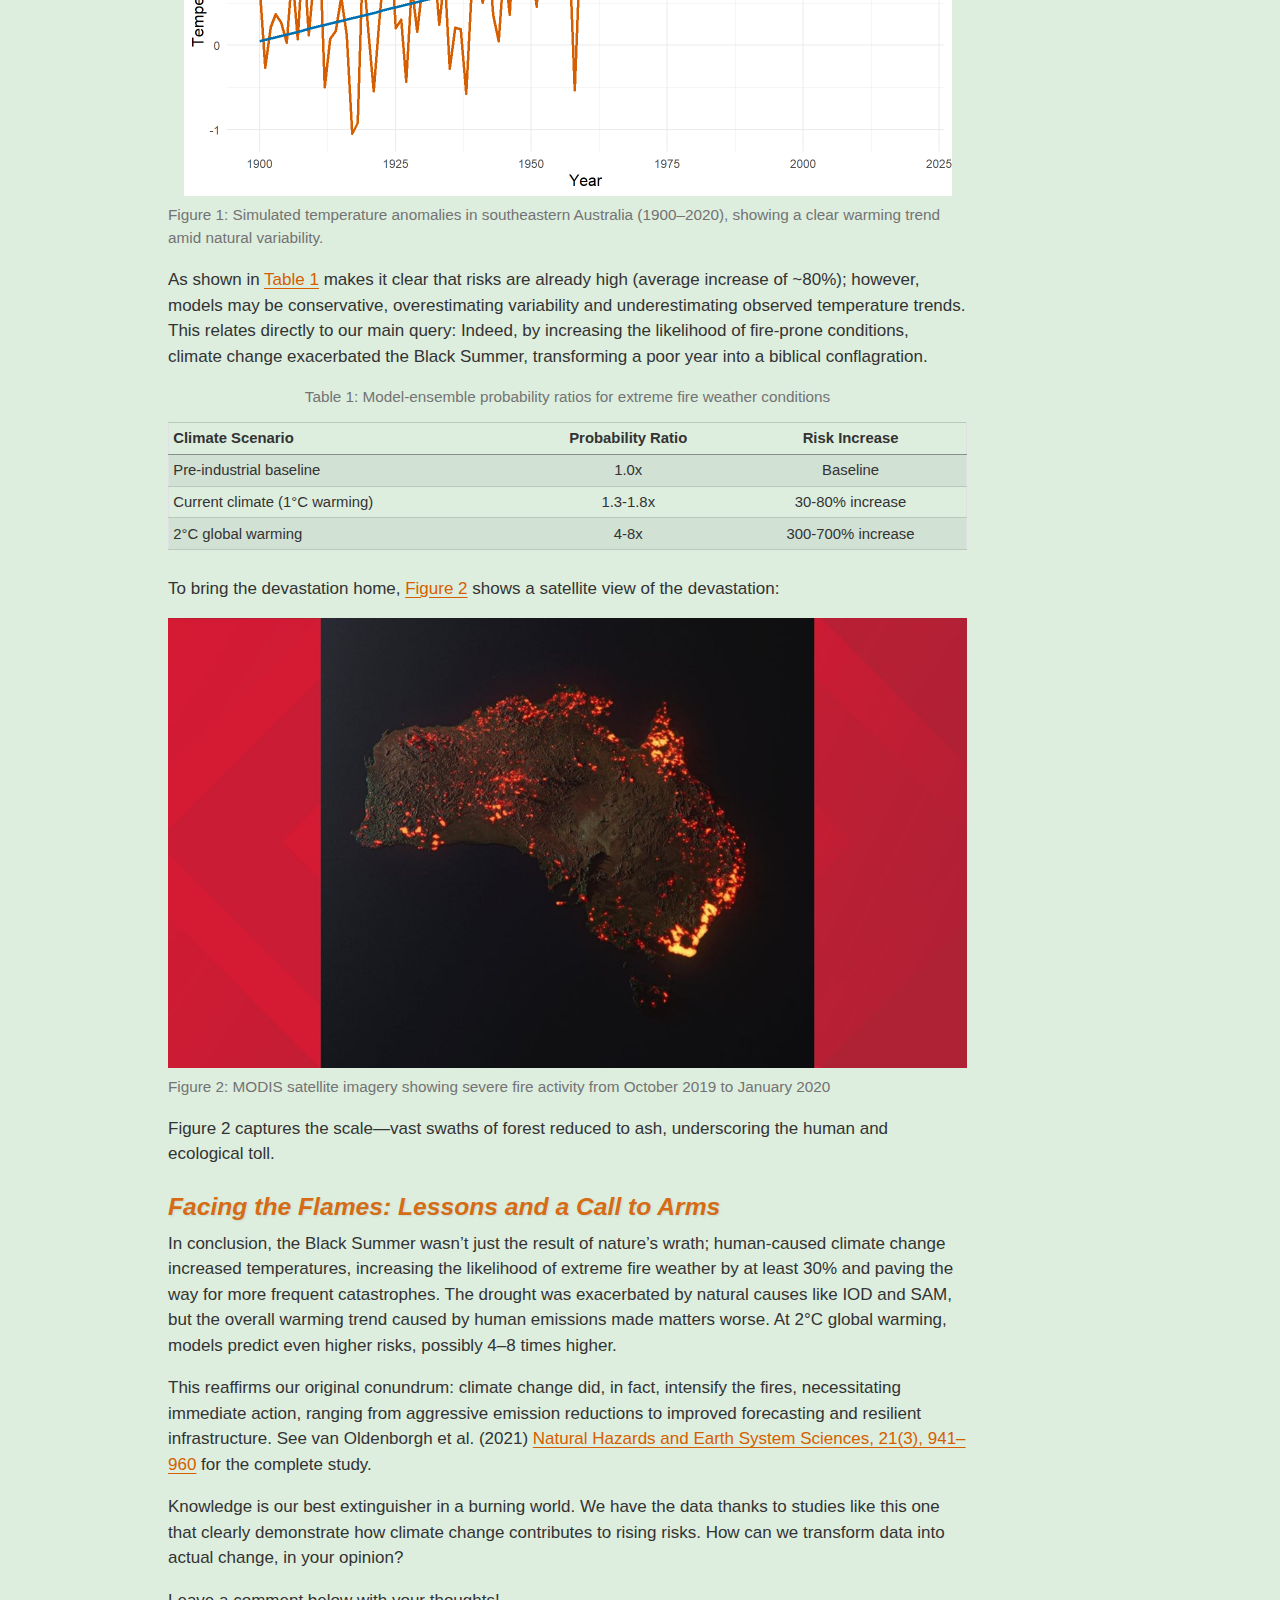
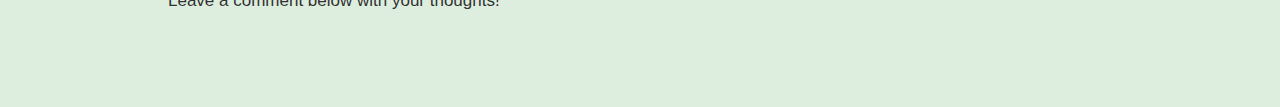
<file: docs/Blog.html>
<!DOCTYPE html>
<html xmlns="http://www.w3.org/1999/xhtml" lang="en" xml:lang="en"><head>

<meta charset="utf-8">
<meta name="generator" content="quarto-1.6.42">

<meta name="viewport" content="width=device-width, initial-scale=1.0, user-scalable=yes">

<meta name="author" content="Devaansh Gupta">
<meta name="dcterms.date" content="2025-10-16">

<title>Burning Point: Climate, Data, and Responsibility – My Data Communication Portfolio</title>
<style>
code{white-space: pre-wrap;}
span.smallcaps{font-variant: small-caps;}
div.columns{display: flex; gap: min(4vw, 1.5em);}
div.column{flex: auto; overflow-x: auto;}
div.hanging-indent{margin-left: 1.5em; text-indent: -1.5em;}
ul.task-list{list-style: none;}
ul.task-list li input[type="checkbox"] {
  width: 0.8em;
  margin: 0 0.8em 0.2em -1em; /* quarto-specific, see https://github.com/quarto-dev/quarto-cli/issues/4556 */ 
  vertical-align: middle;
}
</style>


<script src="site_libs/quarto-nav/quarto-nav.js"></script>
<script src="site_libs/quarto-nav/headroom.min.js"></script>
<script src="site_libs/clipboard/clipboard.min.js"></script>
<script src="site_libs/quarto-search/autocomplete.umd.js"></script>
<script src="site_libs/quarto-search/fuse.min.js"></script>
<script src="site_libs/quarto-search/quarto-search.js"></script>
<meta name="quarto:offset" content="./">
<script src="site_libs/quarto-html/quarto.js"></script>
<script src="site_libs/quarto-html/popper.min.js"></script>
<script src="site_libs/quarto-html/tippy.umd.min.js"></script>
<script src="site_libs/quarto-html/anchor.min.js"></script>
<link href="site_libs/quarto-html/tippy.css" rel="stylesheet">
<link href="site_libs/quarto-html/quarto-syntax-highlighting-2f5df379a58b258e96c21c0638c20c03.css" rel="stylesheet" id="quarto-text-highlighting-styles">
<script src="site_libs/bootstrap/bootstrap.min.js"></script>
<link href="site_libs/bootstrap/bootstrap-icons.css" rel="stylesheet">
<link href="site_libs/bootstrap/bootstrap-6086d37b809d56721455536c56143ef9.min.css" rel="stylesheet" append-hash="true" id="quarto-bootstrap" data-mode="light">
<script id="quarto-search-options" type="application/json">{
  "location": "navbar",
  "copy-button": false,
  "collapse-after": 3,
  "panel-placement": "end",
  "type": "overlay",
  "limit": 50,
  "keyboard-shortcut": [
    "f",
    "/",
    "s"
  ],
  "show-item-context": false,
  "language": {
    "search-no-results-text": "No results",
    "search-matching-documents-text": "matching documents",
    "search-copy-link-title": "Copy link to search",
    "search-hide-matches-text": "Hide additional matches",
    "search-more-match-text": "more match in this document",
    "search-more-matches-text": "more matches in this document",
    "search-clear-button-title": "Clear",
    "search-text-placeholder": "",
    "search-detached-cancel-button-title": "Cancel",
    "search-submit-button-title": "Submit",
    "search-label": "Search"
  }
}</script>


</head>

<body class="nav-fixed">

<div id="quarto-search-results"></div>
  <header id="quarto-header" class="headroom fixed-top">
    <nav class="navbar navbar-expand-lg " data-bs-theme="dark">
      <div class="navbar-container container-fluid">
      <div class="navbar-brand-container mx-auto">
    <a class="navbar-brand" href="./index.html">
    <span class="navbar-title">My Data Communication Portfolio</span>
    </a>
  </div>
            <div id="quarto-search" class="" title="Search"></div>
          <button class="navbar-toggler" type="button" data-bs-toggle="collapse" data-bs-target="#navbarCollapse" aria-controls="navbarCollapse" role="menu" aria-expanded="false" aria-label="Toggle navigation" onclick="if (window.quartoToggleHeadroom) { window.quartoToggleHeadroom(); }">
  <span class="navbar-toggler-icon"></span>
</button>
          <div class="collapse navbar-collapse" id="navbarCollapse">
            <ul class="navbar-nav navbar-nav-scroll me-auto">
  <li class="nav-item">
    <a class="nav-link" href="./index.html"> 
<span class="menu-text">Home</span></a>
  </li>  
  <li class="nav-item">
    <a class="nav-link" href="./about.html"> 
<span class="menu-text">About</span></a>
  </li>  
  <li class="nav-item">
    <a class="nav-link active" href="./Blog.html" aria-current="page"> 
<span class="menu-text">Blog</span></a>
  </li>  
</ul>
            <ul class="navbar-nav navbar-nav-scroll ms-auto">
  <li class="nav-item">
    <a class="nav-link" href="https://github.com/ETC5523-2025/assignment-3-creating-a-blog-Devaansh-ops"> <i class="bi bi-github" role="img">
</i> 
<span class="menu-text">GitHub</span></a>
  </li>  
</ul>
          </div> <!-- /navcollapse -->
            <div class="quarto-navbar-tools">
</div>
      </div> <!-- /container-fluid -->
    </nav>
</header>
<!-- content -->
<div id="quarto-content" class="quarto-container page-columns page-rows-contents page-layout-article page-navbar">
<!-- sidebar -->
<!-- margin-sidebar -->
    <div id="quarto-margin-sidebar" class="sidebar margin-sidebar">
        <nav id="TOC" role="doc-toc" class="toc-active">
    <h2 id="toc-title">On this page</h2>
   
  <ul>
  <li><a href="#the-inferno-down-under-unraveling-the-black-summer-mystery" id="toc-the-inferno-down-under-unraveling-the-black-summer-mystery" class="nav-link active" data-scroll-target="#the-inferno-down-under-unraveling-the-black-summer-mystery"><strong><em>The Inferno Down Under: Unraveling the Black Summer Mystery</em></strong></a></li>
  <li><a href="#removing-the-layers-information-models-and-startling-disclosures" id="toc-removing-the-layers-information-models-and-startling-disclosures" class="nav-link" data-scroll-target="#removing-the-layers-information-models-and-startling-disclosures"><strong><em>Removing the Layers: Information, Models, and Startling Disclosures</em></strong></a></li>
  <li><a href="#facing-the-flames-lessons-and-a-call-to-arms" id="toc-facing-the-flames-lessons-and-a-call-to-arms" class="nav-link" data-scroll-target="#facing-the-flames-lessons-and-a-call-to-arms"><strong><em>Facing the Flames: Lessons and a Call to Arms</em></strong></a></li>
  </ul>
</nav>
    </div>
<!-- main -->
<main class="content" id="quarto-document-content">

<header id="title-block-header" class="quarto-title-block default">
<div class="quarto-title">
<h1 class="title">Burning Point: Climate, Data, and Responsibility</h1>
</div>



<div class="quarto-title-meta">

    <div>
    <div class="quarto-title-meta-heading">Author</div>
    <div class="quarto-title-meta-contents">
             <p>Devaansh Gupta </p>
          </div>
  </div>
    
    <div>
    <div class="quarto-title-meta-heading">Published</div>
    <div class="quarto-title-meta-contents">
      <p class="date">October 16, 2025</p>
    </div>
  </div>
  
    
  </div>
  


</header>


<section id="the-inferno-down-under-unraveling-the-black-summer-mystery" class="level3">
<h3 class="anchored" data-anchor-id="the-inferno-down-under-unraveling-the-black-summer-mystery"><strong><em>The Inferno Down Under: Unraveling the Black Summer Mystery</em></strong></h3>
<p>Imagine a continent on fire, with communities escaping for their lives, smoke choking the skies and turning day into night, and flames looming over treetops. That’s the terrible truth of Australia’s “Black Summer” bushfires in 2019 and 2020, which destroyed almost 6,000 buildings, burned over 19 million hectares, killed 34 people, and tragically killed an estimated 1.5 billion animals. While millions of people experienced health crises due to dangerous air quality, including respiratory problems and long-term psychological trauma, economic damages skyrocketed into the billions.</p>
<p>However, did human-induced climate change stack the odds against us, or was this simply an unfortunate perfect storm of weather? 2019 was the hottest and driest year on record in southeastern Australia, where the fires were most intense (between 29 and 40°S and 144 and 155°E). This article explores a novel study that links anthropogenic warming to some of the increased fire risk, examining how changing weather patterns and rising temperatures are making fires more common and intense. To determine whether—and how—our carbon footprint is stoking the fires, we’ll look at the data, models, and implications.</p>
<p><strong>A brief synopsis of the issue:</strong> Extreme heat and drought caused the Black Summer bushfires to ravage Australia, prompting concerns about how climate change may increase the likelihood of fires.</p>
</section>
<section id="removing-the-layers-information-models-and-startling-disclosures" class="level3">
<h3 class="anchored" data-anchor-id="removing-the-layers-information-models-and-startling-disclosures"><strong><em>Removing the Layers: Information, Models, and Startling Disclosures</em></strong></h3>
<p>Researchers used event attribution science, which compares the actual climate (with human emissions) to a counterfactual one without them, to solve this case. Important data sources included long-term historical observations from 1900 onward for trends in heat and rainfall; NASA’s MODIS satellite imagery to map burned areas and fire severity; and the ERA5 reanalysis dataset (spanning 1979–2020) for detailed weather metrics like temperature, humidity, wind, and precipitation. To simulate scenarios and quantify risks, these were fed into 11 large-ensemble climate models from projects such as CMIP5 and CMIP6, including weather@home, CanESM2, EC-Earth, and IPSL-CM6A-LR.</p>
<p>The core metric? An indicator of the physical conditions that are favorable for fire initiation and spread is the Fire Weather Index (FWI). FWI values for the 2019–2020 season were extremely high, with a return period of more than 1,000 years in a pre-industrial setting. However, the study discovered that these conditions are at least 30% more likely to occur in our warmed world, with models predicting a 4–8 fold increase under 2°C of global warming. Temperature extremes are primarily to blame for this increase: 7-day maximums (TX7x) were 1-2°C warmer than in 1900, making anthropogenic factors at least twice as likely to cause such heatwaves.</p>
<p>However, drought presents a different picture; despite a slight drying trend in annual data, there is no obvious human signal in extremely low rainfall. Natural variability, such as record-strong Southern Annular Mode (SAM) and Indian Ocean Dipole (IOD) events, was responsible for more than half of the 2019–2020 drought.</p>
<p>Let’s see how these fires are being fueled by the heat trend. <a href="#fig-temp-trend" class="quarto-xref">Figure&nbsp;1</a> illustrates the upward trajectory by simulating temperature.</p>
<div class="cell">
<div class="cell-output-display">
<div id="fig-temp-trend" class="quarto-float quarto-figure quarto-figure-center anchored">
<figure class="quarto-float quarto-float-fig figure">
<div aria-describedby="fig-temp-trend-caption-0ceaefa1-69ba-4598-a22c-09a6ac19f8ca">
<img src="Blog_files/figure-html/fig-temp-trend-1.png" class="img-fluid figure-img" width="768">
</div>
<figcaption class="quarto-float-caption-bottom quarto-float-caption quarto-float-fig" id="fig-temp-trend-caption-0ceaefa1-69ba-4598-a22c-09a6ac19f8ca">
Figure&nbsp;1: Simulated temperature anomalies in southeastern Australia (1900–2020), showing a clear warming trend amid natural variability.
</figcaption>
</figure>
</div>
</div>
</div>
<p>As shown in <a href="#tbl-fire-risk" class="quarto-xref">Table&nbsp;1</a> makes it clear that risks are already high (average increase of ~80%); however, models may be conservative, overestimating variability and underestimating observed temperature trends. This relates directly to our main query: Indeed, by increasing the likelihood of fire-prone conditions, climate change exacerbated the Black Summer, transforming a poor year into a biblical conflagration.</p>
<div class="cell">
<div id="tbl-fire-risk" class="cell quarto-float quarto-figure quarto-figure-center anchored">
<figure class="quarto-float quarto-float-tbl figure">
<figcaption class="quarto-float-caption-top quarto-float-caption quarto-float-tbl" id="tbl-fire-risk-caption-0ceaefa1-69ba-4598-a22c-09a6ac19f8ca">
Table&nbsp;1: Model-ensemble probability ratios for extreme fire weather conditions
</figcaption>
<div aria-describedby="tbl-fire-risk-caption-0ceaefa1-69ba-4598-a22c-09a6ac19f8ca">
<div class="cell-output-display">
<table class="do-not-create-environment cell caption-top table table-sm table-striped small">
<thead>
<tr class="header">
<th style="text-align: left;">Climate Scenario</th>
<th style="text-align: center;">Probability Ratio</th>
<th style="text-align: center;">Risk Increase</th>
</tr>
</thead>
<tbody>
<tr class="odd">
<td style="text-align: left;">Pre-industrial baseline</td>
<td style="text-align: center;">1.0x</td>
<td style="text-align: center;">Baseline</td>
</tr>
<tr class="even">
<td style="text-align: left;">Current climate (1°C warming)</td>
<td style="text-align: center;">1.3-1.8x</td>
<td style="text-align: center;">30-80% increase</td>
</tr>
<tr class="odd">
<td style="text-align: left;">2°C global warming</td>
<td style="text-align: center;">4-8x</td>
<td style="text-align: center;">300-700% increase</td>
</tr>
</tbody>
</table>
</div>
</div>
</figure>
</div>
</div>
<p>To bring the devastation home, <a href="#fig-bushfire" class="quarto-xref">Figure&nbsp;2</a> shows a satellite view of the devastation:</p>
<div id="fig-bushfire" class="quarto-float quarto-figure quarto-figure-center anchored">
<figure class="quarto-float quarto-float-fig figure">
<div aria-describedby="fig-bushfire-caption-0ceaefa1-69ba-4598-a22c-09a6ac19f8ca">
<img src="Images/bushfire.jpg" class="img-fluid figure-img">
</div>
<figcaption class="quarto-float-caption-bottom quarto-float-caption quarto-float-fig" id="fig-bushfire-caption-0ceaefa1-69ba-4598-a22c-09a6ac19f8ca">
Figure&nbsp;2: MODIS satellite imagery showing severe fire activity from October 2019 to January 2020
</figcaption>
</figure>
</div>
<p>Figure 2 captures the scale—vast swaths of forest reduced to ash, underscoring the human and ecological toll.</p>
</section>
<section id="facing-the-flames-lessons-and-a-call-to-arms" class="level3">
<h3 class="anchored" data-anchor-id="facing-the-flames-lessons-and-a-call-to-arms"><strong><em>Facing the Flames: Lessons and a Call to Arms</em></strong></h3>
<p>In conclusion, the Black Summer wasn’t just the result of nature’s wrath; human-caused climate change increased temperatures, increasing the likelihood of extreme fire weather by at least 30% and paving the way for more frequent catastrophes. The drought was exacerbated by natural causes like IOD and SAM, but the overall warming trend caused by human emissions made matters worse. At 2°C global warming, models predict even higher risks, possibly 4–8 times higher.</p>
<p>This reaffirms our original conundrum: climate change did, in fact, intensify the fires, necessitating immediate action, ranging from aggressive emission reductions to improved forecasting and resilient infrastructure. See van Oldenborgh et al.&nbsp;(2021) <a href="https://doi.org/10.5194/nhess-21-941-2021">Natural Hazards and Earth System Sciences, 21(3), 941–960</a> for the complete study.</p>
<p>Knowledge is our best extinguisher in a burning world. We have the data thanks to studies like this one that clearly demonstrate how climate change contributes to rising risks. How can we transform data into actual change, in your opinion?</p>
<p>Leave a comment below with your thoughts!</p>


</section>

</main> <!-- /main -->
<script id="quarto-html-after-body" type="application/javascript">
window.document.addEventListener("DOMContentLoaded", function (event) {
  const toggleBodyColorMode = (bsSheetEl) => {
    const mode = bsSheetEl.getAttribute("data-mode");
    const bodyEl = window.document.querySelector("body");
    if (mode === "dark") {
      bodyEl.classList.add("quarto-dark");
      bodyEl.classList.remove("quarto-light");
    } else {
      bodyEl.classList.add("quarto-light");
      bodyEl.classList.remove("quarto-dark");
    }
  }
  const toggleBodyColorPrimary = () => {
    const bsSheetEl = window.document.querySelector("link#quarto-bootstrap");
    if (bsSheetEl) {
      toggleBodyColorMode(bsSheetEl);
    }
  }
  toggleBodyColorPrimary();  
  const icon = "";
  const anchorJS = new window.AnchorJS();
  anchorJS.options = {
    placement: 'right',
    icon: icon
  };
  anchorJS.add('.anchored');
  const isCodeAnnotation = (el) => {
    for (const clz of el.classList) {
      if (clz.startsWith('code-annotation-')) {                     
        return true;
      }
    }
    return false;
  }
  const onCopySuccess = function(e) {
    // button target
    const button = e.trigger;
    // don't keep focus
    button.blur();
    // flash "checked"
    button.classList.add('code-copy-button-checked');
    var currentTitle = button.getAttribute("title");
    button.setAttribute("title", "Copied!");
    let tooltip;
    if (window.bootstrap) {
      button.setAttribute("data-bs-toggle", "tooltip");
      button.setAttribute("data-bs-placement", "left");
      button.setAttribute("data-bs-title", "Copied!");
      tooltip = new bootstrap.Tooltip(button, 
        { trigger: "manual", 
          customClass: "code-copy-button-tooltip",
          offset: [0, -8]});
      tooltip.show();    
    }
    setTimeout(function() {
      if (tooltip) {
        tooltip.hide();
        button.removeAttribute("data-bs-title");
        button.removeAttribute("data-bs-toggle");
        button.removeAttribute("data-bs-placement");
      }
      button.setAttribute("title", currentTitle);
      button.classList.remove('code-copy-button-checked');
    }, 1000);
    // clear code selection
    e.clearSelection();
  }
  const getTextToCopy = function(trigger) {
      const codeEl = trigger.previousElementSibling.cloneNode(true);
      for (const childEl of codeEl.children) {
        if (isCodeAnnotation(childEl)) {
          childEl.remove();
        }
      }
      return codeEl.innerText;
  }
  const clipboard = new window.ClipboardJS('.code-copy-button:not([data-in-quarto-modal])', {
    text: getTextToCopy
  });
  clipboard.on('success', onCopySuccess);
  if (window.document.getElementById('quarto-embedded-source-code-modal')) {
    const clipboardModal = new window.ClipboardJS('.code-copy-button[data-in-quarto-modal]', {
      text: getTextToCopy,
      container: window.document.getElementById('quarto-embedded-source-code-modal')
    });
    clipboardModal.on('success', onCopySuccess);
  }
    var localhostRegex = new RegExp(/^(?:http|https):\/\/localhost\:?[0-9]*\//);
    var mailtoRegex = new RegExp(/^mailto:/);
      var filterRegex = new RegExp('/' + window.location.host + '/');
    var isInternal = (href) => {
        return filterRegex.test(href) || localhostRegex.test(href) || mailtoRegex.test(href);
    }
    // Inspect non-navigation links and adorn them if external
 	var links = window.document.querySelectorAll('a[href]:not(.nav-link):not(.navbar-brand):not(.toc-action):not(.sidebar-link):not(.sidebar-item-toggle):not(.pagination-link):not(.no-external):not([aria-hidden]):not(.dropdown-item):not(.quarto-navigation-tool):not(.about-link)');
    for (var i=0; i<links.length; i++) {
      const link = links[i];
      if (!isInternal(link.href)) {
        // undo the damage that might have been done by quarto-nav.js in the case of
        // links that we want to consider external
        if (link.dataset.originalHref !== undefined) {
          link.href = link.dataset.originalHref;
        }
      }
    }
  function tippyHover(el, contentFn, onTriggerFn, onUntriggerFn) {
    const config = {
      allowHTML: true,
      maxWidth: 500,
      delay: 100,
      arrow: false,
      appendTo: function(el) {
          return el.parentElement;
      },
      interactive: true,
      interactiveBorder: 10,
      theme: 'quarto',
      placement: 'bottom-start',
    };
    if (contentFn) {
      config.content = contentFn;
    }
    if (onTriggerFn) {
      config.onTrigger = onTriggerFn;
    }
    if (onUntriggerFn) {
      config.onUntrigger = onUntriggerFn;
    }
    window.tippy(el, config); 
  }
  const noterefs = window.document.querySelectorAll('a[role="doc-noteref"]');
  for (var i=0; i<noterefs.length; i++) {
    const ref = noterefs[i];
    tippyHover(ref, function() {
      // use id or data attribute instead here
      let href = ref.getAttribute('data-footnote-href') || ref.getAttribute('href');
      try { href = new URL(href).hash; } catch {}
      const id = href.replace(/^#\/?/, "");
      const note = window.document.getElementById(id);
      if (note) {
        return note.innerHTML;
      } else {
        return "";
      }
    });
  }
  const xrefs = window.document.querySelectorAll('a.quarto-xref');
  const processXRef = (id, note) => {
    // Strip column container classes
    const stripColumnClz = (el) => {
      el.classList.remove("page-full", "page-columns");
      if (el.children) {
        for (const child of el.children) {
          stripColumnClz(child);
        }
      }
    }
    stripColumnClz(note)
    if (id === null || id.startsWith('sec-')) {
      // Special case sections, only their first couple elements
      const container = document.createElement("div");
      if (note.children && note.children.length > 2) {
        container.appendChild(note.children[0].cloneNode(true));
        for (let i = 1; i < note.children.length; i++) {
          const child = note.children[i];
          if (child.tagName === "P" && child.innerText === "") {
            continue;
          } else {
            container.appendChild(child.cloneNode(true));
            break;
          }
        }
        if (window.Quarto?.typesetMath) {
          window.Quarto.typesetMath(container);
        }
        return container.innerHTML
      } else {
        if (window.Quarto?.typesetMath) {
          window.Quarto.typesetMath(note);
        }
        return note.innerHTML;
      }
    } else {
      // Remove any anchor links if they are present
      const anchorLink = note.querySelector('a.anchorjs-link');
      if (anchorLink) {
        anchorLink.remove();
      }
      if (window.Quarto?.typesetMath) {
        window.Quarto.typesetMath(note);
      }
      if (note.classList.contains("callout")) {
        return note.outerHTML;
      } else {
        return note.innerHTML;
      }
    }
  }
  for (var i=0; i<xrefs.length; i++) {
    const xref = xrefs[i];
    tippyHover(xref, undefined, function(instance) {
      instance.disable();
      let url = xref.getAttribute('href');
      let hash = undefined; 
      if (url.startsWith('#')) {
        hash = url;
      } else {
        try { hash = new URL(url).hash; } catch {}
      }
      if (hash) {
        const id = hash.replace(/^#\/?/, "");
        const note = window.document.getElementById(id);
        if (note !== null) {
          try {
            const html = processXRef(id, note.cloneNode(true));
            instance.setContent(html);
          } finally {
            instance.enable();
            instance.show();
          }
        } else {
          // See if we can fetch this
          fetch(url.split('#')[0])
          .then(res => res.text())
          .then(html => {
            const parser = new DOMParser();
            const htmlDoc = parser.parseFromString(html, "text/html");
            const note = htmlDoc.getElementById(id);
            if (note !== null) {
              const html = processXRef(id, note);
              instance.setContent(html);
            } 
          }).finally(() => {
            instance.enable();
            instance.show();
          });
        }
      } else {
        // See if we can fetch a full url (with no hash to target)
        // This is a special case and we should probably do some content thinning / targeting
        fetch(url)
        .then(res => res.text())
        .then(html => {
          const parser = new DOMParser();
          const htmlDoc = parser.parseFromString(html, "text/html");
          const note = htmlDoc.querySelector('main.content');
          if (note !== null) {
            // This should only happen for chapter cross references
            // (since there is no id in the URL)
            // remove the first header
            if (note.children.length > 0 && note.children[0].tagName === "HEADER") {
              note.children[0].remove();
            }
            const html = processXRef(null, note);
            instance.setContent(html);
          } 
        }).finally(() => {
          instance.enable();
          instance.show();
        });
      }
    }, function(instance) {
    });
  }
      let selectedAnnoteEl;
      const selectorForAnnotation = ( cell, annotation) => {
        let cellAttr = 'data-code-cell="' + cell + '"';
        let lineAttr = 'data-code-annotation="' +  annotation + '"';
        const selector = 'span[' + cellAttr + '][' + lineAttr + ']';
        return selector;
      }
      const selectCodeLines = (annoteEl) => {
        const doc = window.document;
        const targetCell = annoteEl.getAttribute("data-target-cell");
        const targetAnnotation = annoteEl.getAttribute("data-target-annotation");
        const annoteSpan = window.document.querySelector(selectorForAnnotation(targetCell, targetAnnotation));
        const lines = annoteSpan.getAttribute("data-code-lines").split(",");
        const lineIds = lines.map((line) => {
          return targetCell + "-" + line;
        })
        let top = null;
        let height = null;
        let parent = null;
        if (lineIds.length > 0) {
            //compute the position of the single el (top and bottom and make a div)
            const el = window.document.getElementById(lineIds[0]);
            top = el.offsetTop;
            height = el.offsetHeight;
            parent = el.parentElement.parentElement;
          if (lineIds.length > 1) {
            const lastEl = window.document.getElementById(lineIds[lineIds.length - 1]);
            const bottom = lastEl.offsetTop + lastEl.offsetHeight;
            height = bottom - top;
          }
          if (top !== null && height !== null && parent !== null) {
            // cook up a div (if necessary) and position it 
            let div = window.document.getElementById("code-annotation-line-highlight");
            if (div === null) {
              div = window.document.createElement("div");
              div.setAttribute("id", "code-annotation-line-highlight");
              div.style.position = 'absolute';
              parent.appendChild(div);
            }
            div.style.top = top - 2 + "px";
            div.style.height = height + 4 + "px";
            div.style.left = 0;
            let gutterDiv = window.document.getElementById("code-annotation-line-highlight-gutter");
            if (gutterDiv === null) {
              gutterDiv = window.document.createElement("div");
              gutterDiv.setAttribute("id", "code-annotation-line-highlight-gutter");
              gutterDiv.style.position = 'absolute';
              const codeCell = window.document.getElementById(targetCell);
              const gutter = codeCell.querySelector('.code-annotation-gutter');
              gutter.appendChild(gutterDiv);
            }
            gutterDiv.style.top = top - 2 + "px";
            gutterDiv.style.height = height + 4 + "px";
          }
          selectedAnnoteEl = annoteEl;
        }
      };
      const unselectCodeLines = () => {
        const elementsIds = ["code-annotation-line-highlight", "code-annotation-line-highlight-gutter"];
        elementsIds.forEach((elId) => {
          const div = window.document.getElementById(elId);
          if (div) {
            div.remove();
          }
        });
        selectedAnnoteEl = undefined;
      };
        // Handle positioning of the toggle
    window.addEventListener(
      "resize",
      throttle(() => {
        elRect = undefined;
        if (selectedAnnoteEl) {
          selectCodeLines(selectedAnnoteEl);
        }
      }, 10)
    );
    function throttle(fn, ms) {
    let throttle = false;
    let timer;
      return (...args) => {
        if(!throttle) { // first call gets through
            fn.apply(this, args);
            throttle = true;
        } else { // all the others get throttled
            if(timer) clearTimeout(timer); // cancel #2
            timer = setTimeout(() => {
              fn.apply(this, args);
              timer = throttle = false;
            }, ms);
        }
      };
    }
      // Attach click handler to the DT
      const annoteDls = window.document.querySelectorAll('dt[data-target-cell]');
      for (const annoteDlNode of annoteDls) {
        annoteDlNode.addEventListener('click', (event) => {
          const clickedEl = event.target;
          if (clickedEl !== selectedAnnoteEl) {
            unselectCodeLines();
            const activeEl = window.document.querySelector('dt[data-target-cell].code-annotation-active');
            if (activeEl) {
              activeEl.classList.remove('code-annotation-active');
            }
            selectCodeLines(clickedEl);
            clickedEl.classList.add('code-annotation-active');
          } else {
            // Unselect the line
            unselectCodeLines();
            clickedEl.classList.remove('code-annotation-active');
          }
        });
      }
  const findCites = (el) => {
    const parentEl = el.parentElement;
    if (parentEl) {
      const cites = parentEl.dataset.cites;
      if (cites) {
        return {
          el,
          cites: cites.split(' ')
        };
      } else {
        return findCites(el.parentElement)
      }
    } else {
      return undefined;
    }
  };
  var bibliorefs = window.document.querySelectorAll('a[role="doc-biblioref"]');
  for (var i=0; i<bibliorefs.length; i++) {
    const ref = bibliorefs[i];
    const citeInfo = findCites(ref);
    if (citeInfo) {
      tippyHover(citeInfo.el, function() {
        var popup = window.document.createElement('div');
        citeInfo.cites.forEach(function(cite) {
          var citeDiv = window.document.createElement('div');
          citeDiv.classList.add('hanging-indent');
          citeDiv.classList.add('csl-entry');
          var biblioDiv = window.document.getElementById('ref-' + cite);
          if (biblioDiv) {
            citeDiv.innerHTML = biblioDiv.innerHTML;
          }
          popup.appendChild(citeDiv);
        });
        return popup.innerHTML;
      });
    }
  }
});
</script>
</div> <!-- /content -->




</body></html>
</file>
<file: docs/site_libs/quarto-html/tippy.css>
.tippy-box[data-animation=fade][data-state=hidden]{opacity:0}[data-tippy-root]{max-width:calc(100vw - 10px)}.tippy-box{position:relative;background-color:#333;color:#fff;border-radius:4px;font-size:14px;line-height:1.4;white-space:normal;outline:0;transition-property:transform,visibility,opacity}.tippy-box[data-placement^=top]>.tippy-arrow{bottom:0}.tippy-box[data-placement^=top]>.tippy-arrow:before{bottom:-7px;left:0;border-width:8px 8px 0;border-top-color:initial;transform-origin:center top}.tippy-box[data-placement^=bottom]>.tippy-arrow{top:0}.tippy-box[data-placement^=bottom]>.tippy-arrow:before{top:-7px;left:0;border-width:0 8px 8px;border-bottom-color:initial;transform-origin:center bottom}.tippy-box[data-placement^=left]>.tippy-arrow{right:0}.tippy-box[data-placement^=left]>.tippy-arrow:before{border-width:8px 0 8px 8px;border-left-color:initial;right:-7px;transform-origin:center left}.tippy-box[data-placement^=right]>.tippy-arrow{left:0}.tippy-box[data-placement^=right]>.tippy-arrow:before{left:-7px;border-width:8px 8px 8px 0;border-right-color:initial;transform-origin:center right}.tippy-box[data-inertia][data-state=visible]{transition-timing-function:cubic-bezier(.54,1.5,.38,1.11)}.tippy-arrow{width:16px;height:16px;color:#333}.tippy-arrow:before{content:"";position:absolute;border-color:transparent;border-style:solid}.tippy-content{position:relative;padding:5px 9px;z-index:1}
</file>
<file: docs/site_libs/quarto-html/quarto-syntax-highlighting-2f5df379a58b258e96c21c0638c20c03.css>
/* quarto syntax highlight colors */
:root {
  --quarto-hl-ot-color: #003B4F;
  --quarto-hl-at-color: #657422;
  --quarto-hl-ss-color: #20794D;
  --quarto-hl-an-color: #5E5E5E;
  --quarto-hl-fu-color: #4758AB;
  --quarto-hl-st-color: #20794D;
  --quarto-hl-cf-color: #003B4F;
  --quarto-hl-op-color: #5E5E5E;
  --quarto-hl-er-color: #AD0000;
  --quarto-hl-bn-color: #AD0000;
  --quarto-hl-al-color: #AD0000;
  --quarto-hl-va-color: #111111;
  --quarto-hl-bu-color: inherit;
  --quarto-hl-ex-color: inherit;
  --quarto-hl-pp-color: #AD0000;
  --quarto-hl-in-color: #5E5E5E;
  --quarto-hl-vs-color: #20794D;
  --quarto-hl-wa-color: #5E5E5E;
  --quarto-hl-do-color: #5E5E5E;
  --quarto-hl-im-color: #00769E;
  --quarto-hl-ch-color: #20794D;
  --quarto-hl-dt-color: #AD0000;
  --quarto-hl-fl-color: #AD0000;
  --quarto-hl-co-color: #5E5E5E;
  --quarto-hl-cv-color: #5E5E5E;
  --quarto-hl-cn-color: #8f5902;
  --quarto-hl-sc-color: #5E5E5E;
  --quarto-hl-dv-color: #AD0000;
  --quarto-hl-kw-color: #003B4F;
}

/* other quarto variables */
:root {
  --quarto-font-monospace: SFMono-Regular, Menlo, Monaco, Consolas, "Liberation Mono", "Courier New", monospace;
}

pre > code.sourceCode > span {
  color: #003B4F;
}

code span {
  color: #003B4F;
}

code.sourceCode > span {
  color: #003B4F;
}

div.sourceCode,
div.sourceCode pre.sourceCode {
  color: #003B4F;
}

code span.ot {
  color: #003B4F;
  font-style: inherit;
}

code span.at {
  color: #657422;
  font-style: inherit;
}

code span.ss {
  color: #20794D;
  font-style: inherit;
}

code span.an {
  color: #5E5E5E;
  font-style: inherit;
}

code span.fu {
  color: #4758AB;
  font-style: inherit;
}

code span.st {
  color: #20794D;
  font-style: inherit;
}

code span.cf {
  color: #003B4F;
  font-weight: bold;
  font-style: inherit;
}

code span.op {
  color: #5E5E5E;
  font-style: inherit;
}

code span.er {
  color: #AD0000;
  font-style: inherit;
}

code span.bn {
  color: #AD0000;
  font-style: inherit;
}

code span.al {
  color: #AD0000;
  font-style: inherit;
}

code span.va {
  color: #111111;
  font-style: inherit;
}

code span.bu {
  font-style: inherit;
}

code span.ex {
  font-style: inherit;
}

code span.pp {
  color: #AD0000;
  font-style: inherit;
}

code span.in {
  color: #5E5E5E;
  font-style: inherit;
}

code span.vs {
  color: #20794D;
  font-style: inherit;
}

code span.wa {
  color: #5E5E5E;
  font-style: italic;
}

code span.do {
  color: #5E5E5E;
  font-style: italic;
}

code span.im {
  color: #00769E;
  font-style: inherit;
}

code span.ch {
  color: #20794D;
  font-style: inherit;
}

code span.dt {
  color: #AD0000;
  font-style: inherit;
}

code span.fl {
  color: #AD0000;
  font-style: inherit;
}

code span.co {
  color: #5E5E5E;
  font-style: inherit;
}

code span.cv {
  color: #5E5E5E;
  font-style: italic;
}

code span.cn {
  color: #8f5902;
  font-style: inherit;
}

code span.sc {
  color: #5E5E5E;
  font-style: inherit;
}

code span.dv {
  color: #AD0000;
  font-style: inherit;
}

code span.kw {
  color: #003B4F;
  font-weight: bold;
  font-style: inherit;
}

.prevent-inlining {
  content: "</";
}

/*# sourceMappingURL=35eb38a806ee71ea6d2563be2308c832.css.map */
</file>
